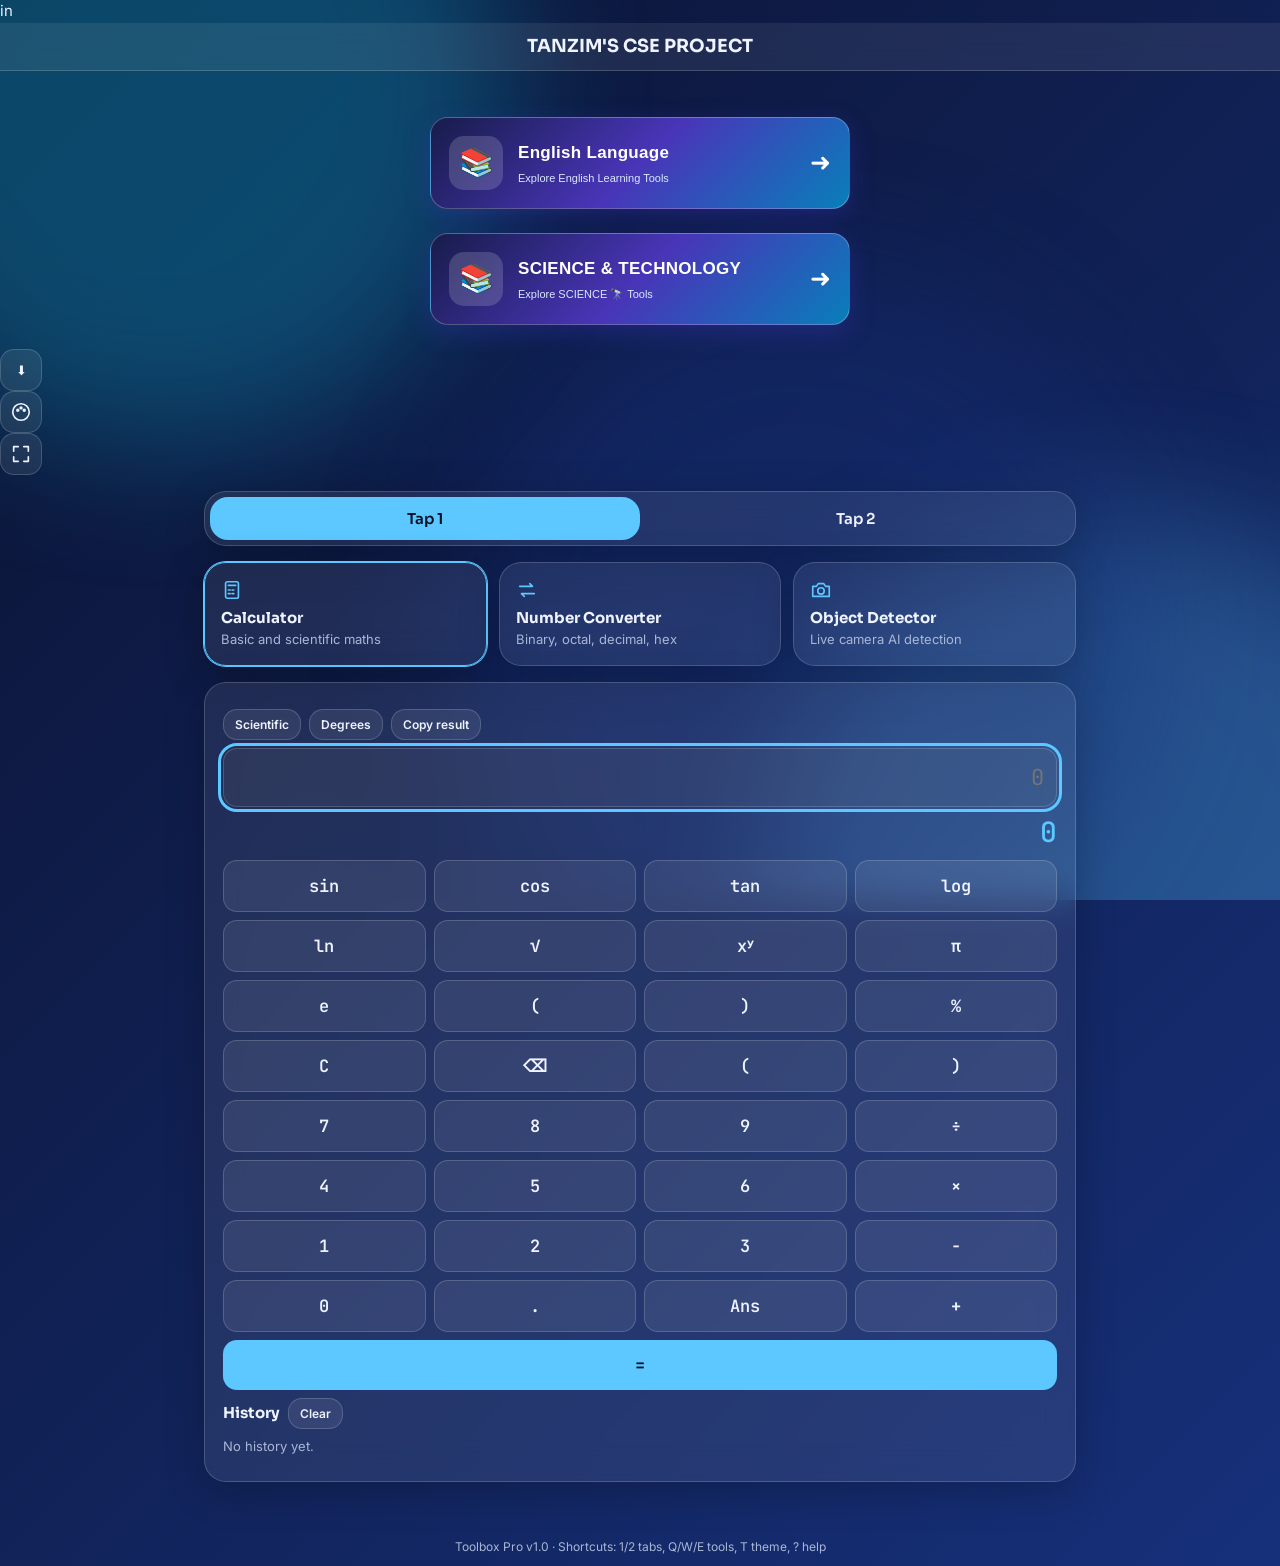
<file: index.html>
in<!DOCTYPE html>
<html lang="en" data-theme="midnight">
<head>

<link rel="manifest" href="/C-program-/manifest.json">
  
<meta charset="utf-8">
<meta name="viewport" content="width=device-width,initial-scale=1">
<title>TΛΠ</title>
<meta name="description" content="Mobile-first toolbox: calculator, number converter, object detector, YouTube and Google search, exam timer.">
<meta property="og:title" content="Toolbox Pro"><meta property="og:description" content="Premium all-in-one student toolbox.">
<meta name="theme-color" content="#0b1230">
<link rel="icon" href="data:image/svg+xml,%3Csvg xmlns='http://www.w3.org/2000/svg' viewBox='0 0 32 32'%3E%3Crect width='32' height='32' rx='8' fill='%235cc8ff'/%3E%3Cpath d='M9 16l5 5 9-10' stroke='%2306122b' stroke-width='3' fill='none'/%3E%3C/svg%3E">
<link href="https://fonts.googleapis.com/css2?family=Inter:wght@400;500;600&family=JetBrains+Mono:wght@500&family=Sora:wght@600;700&display=swap" rel="stylesheet">
<style>
/* ===== 1. THEME VARIABLES ===== */
[data-theme=midnight]{--b1:#0b1230;--b2:#16307a;--b3:#0e8fb3;--sf:rgba(255,255,255,.08);--bd:rgba(255,255,255,.17);--ac:#5cc8ff;--tx:#eef3ff;--mu:#a9b7d6;--on:#06122b}
[data-theme=royal]{--b1:#1b0b3a;--b2:#4c1d95;--b3:#c026d3;--sf:rgba(255,255,255,.08);--bd:rgba(255,255,255,.17);--ac:#d8a8ff;--tx:#f6eeff;--mu:#c9b6e6;--on:#1b0b3a}
[data-theme=emerald]{--b1:#031a14;--b2:#046a4f;--b3:#14b88a;--sf:rgba(255,255,255,.08);--bd:rgba(255,255,255,.17);--ac:#5ff0bf;--tx:#eafff7;--mu:#9fd6c3;--on:#03211a}
[data-theme=sunset]{--b1:#2a1205;--b2:#9a3412;--b3:#f59e0b;--sf:rgba(255,255,255,.09);--bd:rgba(255,255,255,.18);--ac:#ffcf5c;--tx:#fff6e6;--mu:#e8c9a0;--on:#2a1205}
[data-theme=light]{--b1:#eef3ff;--b2:#c7d7ff;--b3:#ffd1ec;--sf:rgba(255,255,255,.7);--bd:rgba(30,40,90,.16);--ac:#3a52e0;--tx:#151c3a;--mu:#55607f;--on:#fff}
/* ===== 2. BASE ===== */
*{box-sizing:border-box;margin:0}
body{font:15px/1.5 Inter,system-ui,sans-serif;color:var(--tx);background:linear-gradient(135deg,var(--b1),var(--b2));min-height:100vh;overflow-x:hidden}
h1,h2,b{font-family:Sora,system-ui,sans-serif}
.bg{position:fixed;inset:0;z-index:-1;overflow:hidden}
.bg i{position:absolute;width:55vmax;height:55vmax;border-radius:50%;filter:blur(70px);opacity:.42;animation:fl 22s ease-in-out infinite alternate;will-change:transform}
.bg i:nth-child(1){background:var(--b3);top:-20vmax;left:-15vmax}
.bg i:nth-child(2){background:var(--ac);bottom:-25vmax;right:-15vmax;opacity:.28;animation-delay:-8s}
.bg i:nth-child(3){background:var(--b2);top:30%;left:35%;animation-delay:-14s}
@keyframes fl{to{transform:translate3d(8vmax,6vmax,0) scale(1.15)}}
:focus-visible{outline:3px solid var(--ac);outline-offset:2px}
.wrap{max-width:900px;margin:0 auto;padding:0 14px 30px}
/* ===== 3. COMPONENTS ===== */
.glass{background:var(--sf);border:1px solid var(--bd);backdrop-filter:blur(18px);-webkit-backdrop-filter:blur(18px);border-radius:22px;box-shadow:0 10px 40px rgba(0,0,0,.22)}
.top{position:sticky;top:0;z-index:20;display:flex;align-items:center;gap:8px;padding:10px 14px;background:var(--sf);backdrop-filter:blur(16px);-webkit-backdrop-filter:blur(16px);border-bottom:1px solid var(--bd)}
.top h1{font-size:18px;flex:1}
.ib{width:42px;height:42px;display:grid;place-items:center;border-radius:14px;border:1px solid var(--bd);background:var(--sf);color:var(--tx);cursor:pointer}
.btn{border:0;border-radius:14px;padding:11px 16px;background:var(--ac);color:var(--on);font:600 14px Inter,sans-serif;cursor:pointer;transition:transform .1s,filter .2s}
.btn:hover{filter:brightness(1.1)}.btn:active{transform:scale(.94)}
.btn.g{background:var(--sf);color:var(--tx);border:1px solid var(--bd)}.btn.sm{padding:7px 11px;font-size:12px}
input{width:100%;background:rgba(127,127,127,.13);border:1px solid var(--bd);border-radius:14px;padding:12px;color:var(--tx);font:inherit}
.row{display:flex;gap:8px;flex-wrap:wrap;margin:8px 0;align-items:center}.row>input{flex:1;min-width:0}
.tabs{position:relative;display:grid;grid-template-columns:1fr 1fr;padding:5px;margin:16px 0}
.hl{position:absolute;top:5px;bottom:5px;left:5px;width:calc(50% - 5px);border-radius:18px;background:var(--ac);transition:transform .35s cubic-bezier(.3,1.2,.4,1)}
.tabs[data-i="1"] .hl{transform:translateX(100%)}
.tabs button{position:relative;background:none;border:0;color:var(--tx);font:600 15px Sora,sans-serif;padding:12px;cursor:pointer;transition:color .3s}
.tabs button.on{color:var(--on)}
.opts{display:grid;grid-template-columns:repeat(auto-fit,minmax(200px,1fr));gap:12px}
.opt{text-align:left;cursor:pointer;color:var(--tx);padding:16px;font:inherit;transition:transform .2s,border-color .2s}
.opt:hover{transform:translateY(-3px)}.opt.on{border-color:var(--ac);box-shadow:0 0 0 1px var(--ac),0 10px 40px rgba(0,0,0,.3)}
.opt b{display:block;margin-top:6px}.opt span{color:var(--mu);font-size:13px}.opt svg{color:var(--ac)}
#tool{margin:16px 0;padding:18px;animation:in .4s}
@keyframes in{from{opacity:0;transform:translateY(12px)}}
.mono,.disp,.keys .btn{font-family:"JetBrains Mono",monospace}
.disp{font-size:22px;text-align:right}.res{text-align:right;color:var(--ac);font:500 28px "JetBrains Mono",monospace;margin:6px 0 10px;overflow-wrap:anywhere}
.keys{display:grid;grid-template-columns:repeat(4,1fr);gap:8px;margin-bottom:8px}.keys .btn{padding:14px 0;font-size:17px}
.hint,.err{color:var(--mu);font-size:13px;margin:6px 0}.err{color:#ff7b7b}
.hist button{display:block;width:100%;text-align:right;background:none;border:0;border-bottom:1px solid var(--bd);color:var(--tx);padding:7px 0;font:13px "JetBrains Mono",monospace;cursor:pointer}
.stage{position:relative;border-radius:18px;overflow:hidden;background:#000;min-height:160px}.stage video{width:100%;display:block}.stage canvas{position:absolute;inset:0;width:100%;height:100%}
.grid{display:grid;grid-template-columns:repeat(auto-fill,minmax(210px,1fr));gap:12px;margin-top:12px}
.vc{cursor:pointer;border-radius:16px;overflow:hidden;background:var(--sf);border:1px solid var(--bd);text-align:left;color:var(--tx);font:inherit;padding:0;transition:transform .2s}.vc:hover{transform:translateY(-3px)}
.vc img{width:100%;display:block;aspect-ratio:16/9;object-fit:cover}.vc div{padding:8px 10px;font-size:13px}.vc small{color:var(--mu)}
.chips button{margin:0 6px 6px 0;border-radius:99px;border:1px solid var(--bd);background:var(--sf);color:var(--tx);padding:4px 12px;cursor:pointer}
.player{aspect-ratio:16/9;width:100%;border:0;border-radius:16px;margin-top:10px}.player.wide{width:min(100vw - 20px,1100px);position:relative;left:50%;transform:translateX(-50%)}
.sk{height:90px;border-radius:14px;background:linear-gradient(90deg,var(--sf),var(--bd),var(--sf));background-size:200% 100%;animation:sh 1.2s infinite}@keyframes sh{to{background-position:-200% 0}}
.ring{display:block;margin:10px auto;width:min(70vw,240px)}.ring text{fill:var(--tx);font:500 34px "JetBrains Mono",monospace}
.tm{display:grid;grid-template-columns:repeat(3,1fr);gap:8px}.flash{animation:fs .5s 3}@keyframes fs{50%{background:var(--ac)}}
.gcse-search{min-height:80px}.gsc-control-cse,.gsc-control-cse *{background:transparent!important;border-color:var(--bd)!important;color:var(--tx)!important}
#toast{position:fixed;left:50%;bottom:22px;transform:translate(-50%,80px);background:var(--ac);color:var(--on);padding:10px 18px;border-radius:14px;font-weight:600;opacity:0;transition:.3s;z-index:60;max-width:90vw}#toast.on{transform:translate(-50%,0);opacity:1}
#pal{position:absolute;right:12px;top:58px;padding:10px;display:none;gap:8px;z-index:30}#pal.on{display:flex}#pal button{width:30px;height:30px;border-radius:50%;border:2px solid var(--bd);cursor:pointer}
#splash{position:fixed;inset:0;z-index:99;display:grid;place-items:center;background:var(--b1);transition:opacity .5s}#splash.off{opacity:0;pointer-events:none}
#splash i{width:54px;height:54px;border-radius:16px;background:var(--ac);animation:sp 1s ease-in-out infinite alternate}@keyframes sp{to{transform:rotate(90deg) scale(.7)}}
footer{text-align:center;color:var(--mu);font-size:12px;padding:10px}
@media(prefers-reduced-motion:reduce){*{animation:none!important;transition:none!important}}
</style>
</head>
<body>





<div class="bg" aria-hidden="true"><i></i><i></i><i></i></div>
<div id="splash"><i></i></div>

<header class="top">
  <h1 style="text-align: center;">TANZIM'S CSE PROJECT</h1>
</header> <br>

 

 


<!-- Premium English Language Button -->
<a href="index2.html" class="premium-btn">
  <span class="btn-icon">📚</span>
  <span class="btn-text">
    <strong>English Language</strong>
    <small>Explore English Learning Tools</small>
  </span>
  <span class="btn-arrow">➜</span>
</a>

<style>
.premium-btn {
  display: flex;
  align-items: center;
  gap: 15px;
  width: 100%;
  max-width: 420px;
  box-sizing: border-box;
  margin: 24px auto;
  padding: 18px;
  color: #ffffff;
  text-decoration: none;
  border-radius: 18px;
  background: linear-gradient(135deg, #171c4a, #4935b8, #087fba);
  border: 1px solid rgba(255,255,255,0.25);
  box-shadow: 0 8px 24px rgba(57, 53, 184, 0.35);
  font-family: Arial, sans-serif;
  transition: transform 0.2s, box-shadow 0.2s;
}

.premium-btn:active {
  transform: scale(0.97);
}

.btn-icon {
  display: grid;
  place-items: center;
  width: 54px;
  height: 54px;
  flex-shrink: 0;
  border-radius: 15px;
  background: rgba(255,255,255,0.16);
  font-size: 28px;
}

.btn-text {
  display: flex;
  flex-direction: column;
  gap: 5px;
  flex: 1;
}

.btn-text strong {
  font-size: 17px;
  letter-spacing: 0.3px;
}

.btn-text small {
  font-size: 11px;
  color: #d9e8ff;
}

.btn-arrow {
  font-size: 25px;
  color: #ffffff;
}
</style>





<!-- Premium English Language Button -->
<a href="index3.html" class="premium-btn">
  <span class="btn-icon">📚</span>
  <span class="btn-text">
    <strong>SCIENCE & TECHNOLOGY</strong>
    <small>Explore SCIENCE 🔭 Tools</small>
  </span>
  <span class="btn-arrow">➜</span>
</a>

<style>
.premium-btn {
  display: flex;
  align-items: center;
  gap: 15px;
  width: 100%;
  max-width: 420px;
  box-sizing: border-box;
  margin: 24px auto;
  padding: 18px;
  color: #ffffff;
  text-decoration: none;
  border-radius: 18px;
  background: linear-gradient(135deg, #171c4a, #4935b8, #087fba);
  border: 1px solid rgba(255,255,255,0.25);
  box-shadow: 0 8px 24px rgba(57, 53, 184, 0.35);
  font-family: Arial, sans-serif;
  transition: transform 0.2s, box-shadow 0.2s;
}

.premium-btn:active {
  transform: scale(0.97);
}

.btn-icon {
  display: grid;
  place-items: center;
  width: 54px;
  height: 54px;
  flex-shrink: 0;
  border-radius: 15px;
  background: rgba(255,255,255,0.16);
  font-size: 28px;
}

.btn-text {
  display: flex;
  flex-direction: column;
  gap: 5px;
  flex: 1;
}

.btn-text strong {
  font-size: 17px;
  letter-spacing: 0.3px;
}

.btn-text small {
  font-size: 11px;
  color: #d9e8ff;
}

.btn-arrow {
  font-size: 25px;
  color: #ffffff;
}
</style>


  
 
 

 

 
<button class="ib" id="inst" hidden aria-label="Install app" title="Install">⬇</button>
 <button class="ib" id="pb" aria-label="Choose palette" title="Palette (T)"></button>
 <button class="ib" id="fs" aria-label="Fullscreen" title="Fullscreen"></button>
  
  
</header>
<div id="pal" class="glass" role="menu"></div>
<main class="wrap">
 <div class="tabs glass" id="tabs" role="tablist"><span class="hl"></span></div>
 <div class="opts" id="opts"></div>
 <section class="glass" id="tool" aria-live="polite"></section>
</main>
<footer>Toolbox Pro v1.0 · Shortcuts: 1/2 tabs, Q/W/E tools, T theme, ? help</footer>
<div id="toast" role="status"></div>
<script>
(()=>{'use strict';
/* ===== CONFIG: add your keys here ===== */
const YOUTUBE_API_KEY="AIzaSyDZF96BaV-KQ8ZhA2LlbOBBzp1f1VReJPs", GOOGLE_CSE_ID="72545f32634a74910";
const $=(s,r=document)=>r.querySelector(s);
const S={get:(k,d)=>{try{return localStorage.getItem(k)??d}catch(e){return d}},set:(k,v)=>{try{localStorage.setItem(k,v)}catch(e){}}};
const IC={calc:'<rect x="5" y="3" width="14" height="18" rx="2"/><path d="M8 7h8M8 12h2M12 12h2M8 16h2M12 16h2"/>',conv:'<path d="M4 8h14l-3-3M20 16H6l3 3"/>',cam:'<path d="M3 8h4l2-3h6l2 3h4v11H3z"/><circle cx="12" cy="13" r="3.5"/>',yt:'<rect x="3" y="6" width="18" height="12" rx="4"/><path d="M10 9.5v5l4.5-2.5z"/>',gs:'<circle cx="11" cy="11" r="6"/><path d="M20 20l-4.5-4.5"/>',tm:'<circle cx="12" cy="13" r="7"/><path d="M12 9v4l3 2M9 3h6"/>',pal:'<circle cx="12" cy="12" r="9"/><circle cx="8.5" cy="10" r="1"/><circle cx="12" cy="7.5" r="1"/><circle cx="15.5" cy="10" r="1"/>',fs:'<path d="M4 9V4h5M20 9V4h-5M4 15v5h5M20 15v5h-5"/>'};
const ic=k=>`<svg viewBox="0 0 24 24" width="22" height="22" fill="none" stroke="currentColor" stroke-width="1.8" stroke-linecap="round" stroke-linejoin="round" aria-hidden="true">${IC[k]}</svg>`;
const esc=s=>String(s).replace(/[&<>"']/g,c=>({'&':'&amp;','<':'&lt;','>':'&gt;','"':'&quot;',"'":'&#39;'}[c]));
const dec=s=>{const t=document.createElement('textarea');t.innerHTML=s;return t.value};
let tt;const toast=m=>{const t=$('#toast');t.textContent=m;t.classList.add('on');clearTimeout(tt);tt=setTimeout(()=>t.classList.remove('on'),2600)};
const copy=async v=>{try{await navigator.clipboard.writeText(v);toast('Copied ✓')}catch(e){toast('Copy failed')}};
const loadJS=src=>new Promise((ok,no)=>{const s=document.createElement('script');s.src=src;s.onload=ok;s.onerror=()=>no(new Error('load'));document.head.appendChild(s)});

/* ===== TOOL: CALCULATOR (safe recursive-descent parser, no eval) ===== */
function ev(src,deg){
 const t=src.replace(/×/g,'*').replace(/÷/g,'/').replace(/−/g,'-').replace(/π/g,'pi').match(/\d+\.?\d*|\.\d+|[a-z]+|[-+*/^%(),]|\S/gi)||[];let i=0;
 const pk=()=>t[i],nx=()=>t[i++],rad=x=>deg?x*Math.PI/180:x;
 const F={sin:x=>Math.sin(rad(x)),cos:x=>Math.cos(rad(x)),tan:x=>Math.tan(rad(x)),log:Math.log10,ln:Math.log,sqrt:Math.sqrt};
 const ex=()=>{let v=tm();while(pk()=='+'||pk()=='-')v=nx()=='+'?v+tm():v-tm();return v};
 const tm=()=>{let v=un();while(pk()=='*'||pk()=='/')v=nx()=='*'?v*un():v/un();return v};
 const un=()=>{if(pk()=='-'){nx();return -un()}if(pk()=='+'){nx();return un()}return pw()};
 const pw=()=>{const b=po();if(pk()=='^'){nx();return Math.pow(b,un())}return b};
 const po=()=>{let v=pr();while(pk()=='%'){nx();v/=100}return v};
 const pr=()=>{const x=nx();if(x===undefined)throw 0;
  if(/^[\d.]/.test(x))return parseFloat(x);
  if(x=='(' ){const v=ex();if(pk()==')')nx();return v}
  const n=x.toLowerCase();if(n=='pi')return Math.PI;if(n=='e')return Math.E;
  if(F[n]&&pk()=='('){nx();const v=ex();if(pk()==')')nx();return F[n](v)}throw 0};
 const r=ex();if(i<t.length)throw 0;if(!isFinite(r))throw 0;return r}
function calc(el){
 let deg=S.get('deg','1')=='1',sci=false,ans='0',hist=[];try{hist=JSON.parse(S.get('hist','[]'))}catch(e){}
 el.innerHTML=`<div class="row"><button class="btn g sm" id="m">Scientific</button><button class="btn g sm" id="dg"></button><button class="btn g sm" id="cp">Copy result</button></div>
 <input id="d" class="disp" inputmode="none" autocomplete="off" placeholder="0" aria-label="Expression"><div class="res" id="r">0</div>
 <div class="keys" id="sk" hidden></div><div class="keys" id="k"></div>
 <div class="row"><b>History</b><button class="btn g sm" id="hc">Clear</button></div><div class="hist" id="h"></div>`;
 const d=$('#d',el),r=$('#r',el);
 const fmt=v=>String(parseFloat(v.toPrecision(12)));
 const sciK=[['sin','sin('],['cos','cos('],['tan','tan('],['log','log('],['ln','ln('],['√','sqrt('],['xʸ','^'],['π','π'],['e','e'],['(','('],[')',')'],['%','%']];
 const rows=['C','⌫','(',')','7','8','9','÷','4','5','6','×','1','2','3','−','0','.','Ans','+'];
 const kb=(box,list)=>list.forEach(x=>{const [l,v]=Array.isArray(x)?x:[x,x];const b=document.createElement('button');b.className='btn g';b.textContent=l;b.onclick=()=>press(v);box.appendChild(b)});
 kb($('#sk',el),sciK);kb($('#k',el),rows);
 const eq=document.createElement('button');eq.className='btn';eq.textContent='=';eq.style.gridColumn='1/-1';eq.onclick=()=>press('=');$('#k',el).appendChild(eq);
 const rh=()=>{$('#h',el).innerHTML=hist.map((x,i)=>`<button data-i="${i}">${esc(x[0])} = ${esc(x[1])}</button>`).join('')||'<p class="hint">No history yet.</p>'};
 function press(v){
  if(v=='C'){d.value='';r.textContent='0'}else if(v=='⌫')d.value=d.value.slice(0,-1);
  else if(v=='Ans')d.value+=ans;
  else if(v=='='){try{const x=fmt(ev(d.value,deg));hist.unshift([d.value,x]);hist=hist.slice(0,30);S.set('hist',JSON.stringify(hist));ans=x;r.textContent=x;d.value=x;rh()}catch(e){r.textContent='Error';toast('Invalid expression')}}
  else d.value+=v;
  if(v!='='&&v!='C'){try{r.textContent=fmt(ev(d.value,deg))}catch(e){}}}
 d.addEventListener('keydown',e=>{if(e.key=='Enter'){e.preventDefault();press('=')}});
 d.addEventListener('input',()=>{try{r.textContent=fmt(ev(d.value,deg))}catch(e){}});
 $('#m',el).onclick=e=>{sci=!sci;$('#sk',el).hidden=!sci;e.target.textContent=sci?'Basic':'Scientific'};
 const sd=()=>$('#dg',el).textContent=deg?'Degrees':'Radians';sd();
 $('#dg',el).onclick=()=>{deg=!deg;S.set('deg',deg?'1':'0');sd()};
 $('#cp',el).onclick=()=>copy(r.textContent);
 $('#hc',el).onclick=()=>{hist=[];S.set('hist','[]');rh()};
 $('#h',el).onclick=e=>{const b=e.target.closest('button');if(b)d.value=hist[b.dataset.i][0]};
 rh();d.focus({preventScroll:true});return{destroy(){}}}

/* ===== TOOL: NUMBER SYSTEM CONVERTER (BigInt) ===== */
function conv(el){
 const B=[['Binary',2,/^[01]+$/,'0b'],['Octal',8,/^[0-7]+$/,'0o'],['Decimal',10,/^\d+$/,''],['Hexadecimal',16,/^[0-9a-f]+$/i,'0x']];
 el.innerHTML=B.map(([n,b])=>`<label>${n} <small class="hint">(base ${b})</small><div class="row"><input class="mono" data-b="${b}" spellcheck="false" autocomplete="off"><button class="btn g sm" data-c="${b}">Copy</button></div></label>`).join('')+'<div class="err" id="e"></div><div class="hint" id="s"></div>';
 const inp=b=>$(`input[data-b="${b}"]`,el);
 el.oninput=e=>{const x=e.target;if(!x.dataset.b)return;const b=+x.dataset.b,v=x.value.trim().replace(/\s/g,''),sp=B.find(q=>q[1]==b);
  $('#e',el).textContent='';if(!v){B.forEach(q=>inp(q[1]).value='');$('#s',el).textContent='';return}
  if(!sp[2].test(v)){$('#e',el).textContent=`Invalid digit for base ${b}. Allowed: ${b==2?'0-1':b==8?'0-7':b==10?'0-9':'0-9, A-F'}.`;return}
  const n=BigInt(sp[3]+v);B.forEach(q=>{if(q[1]!=b)inp(q[1]).value=n.toString(q[1]).toUpperCase()});
  $('#s',el).textContent=`Steps: read “${v}” as base ${b} → decimal ${n} → divide by 2, 8 and 16 repeatedly (remainders from last to first) to get the other bases.`};
 el.onclick=e=>{const b=e.target.closest('[data-c]');if(b)copy(inp(b.dataset.c).value)};
 return{destroy(){el.oninput=el.onclick=null}}}

/* ===== TOOL: OBJECT DETECTOR (TensorFlow.js + coco-ssd) ===== */
function det(el){
 let model,stream,raf,run=false,face='environment',t0=performance.now(),fr=0;
 el.innerHTML=`<div class="stage"><video playsinline muted></video><canvas></canvas></div>
 <div class="row"><button class="btn" id="a">Start</button><button class="btn g" id="sw">Switch camera</button><button class="btn g" id="sn">Snapshot</button><b class="mono" id="f">0 FPS</b></div>
 <div class="hint" id="st">Press Start. The model (~5 MB) downloads on first use.</div><div id="l"></div>`;
 const v=$('video',el),c=$('canvas',el),x=c.getContext('2d'),st=$('#st',el);
 const stopCam=()=>{stream&&stream.getTracks().forEach(t=>t.stop());stream=null;v.srcObject=null};
 const col=n=>`hsl(${[...n].reduce((a,ch)=>a+ch.charCodeAt(0)*7,0)%360} 90% 55%)`;
 async function cam(){stopCam();stream=await navigator.mediaDevices.getUserMedia({video:{facingMode:face},audio:false});v.srcObject=stream;await v.play()}
 async function start(){
  if(!navigator.onLine){st.textContent='You are offline. The model needs internet to download.';return}
  if(!navigator.mediaDevices||!navigator.mediaDevices.getUserMedia){st.textContent='Camera is not available (HTTPS and a camera are required).';return}
  try{
   if(!model){st.innerHTML='<div class="sk"></div>Loading model…';
    await loadJS('https://cdn.jsdelivr.net/npm/@tensorflow/tfjs@4.22.0/dist/tf.min.js');
    await loadJS('https://cdn.jsdelivr.net/npm/@tensorflow-models/coco-ssd@2.2.3/dist/coco-ssd.min.js');
    model=await cocoSsd.load()}
   await cam();run=true;$('#a',el).textContent='Stop';st.textContent='Detecting…';loop()
  }catch(e){st.textContent=e&&e.name=='NotAllowedError'?'Camera permission was denied. Allow it in your browser settings.':e&&e.name=='NotFoundError'?'No camera found on this device.':'Could not start: '+(e.message||e);run=false}}
 function stop(){run=false;cancelAnimationFrame(raf);stopCam();x.clearRect(0,0,c.width,c.height);$('#a',el).textContent='Start';st.textContent='Stopped.'}
 async function loop(){if(!run)return;
  if(v.readyState>=2){const p=await model.detect(v);if(!run)return;c.width=v.videoWidth;c.height=v.videoHeight;x.clearRect(0,0,c.width,c.height);x.lineWidth=3;x.font='bold 18px Inter';
   p.forEach(o=>{const[a,b,w,h]=o.bbox,k=col(o.class),t=`${o.class} ${Math.round(o.score*100)}%`;x.strokeStyle=k;x.strokeRect(a,b,w,h);const tw=x.measureText(t).width+10;x.fillStyle=k;x.fillRect(a,Math.max(0,b-24),tw,24);x.fillStyle='#000';x.fillText(t,a+5,Math.max(18,b-6))});
   $('#l',el).innerHTML=p.map(o=>`<div class="hint"><b style="color:${col(o.class)}">●</b> ${esc(o.class)} – ${Math.round(o.score*100)}%</div>`).join('')||'<div class="hint">No objects detected.</div>';
   fr++;const n=performance.now();if(n-t0>1000){$('#f',el).textContent=Math.round(fr*1000/(n-t0))+' FPS';fr=0;t0=n}}
  raf=requestAnimationFrame(loop)}
 $('#a',el).onclick=()=>run?stop():start();
 $('#sw',el).onclick=async()=>{face=face=='environment'?'user':'environment';if(run){try{await cam()}catch(e){toast('Cannot switch camera')}}};
 $('#sn',el).onclick=()=>{if(!v.videoWidth)return toast('Start the camera first');const s=document.createElement('canvas');s.width=v.videoWidth;s.height=v.videoHeight;const q=s.getContext('2d');q.drawImage(v,0,0);q.drawImage(c,0,0);s.toBlob(b=>{const a=document.createElement('a');a.href=URL.createObjectURL(b);a.download='snapshot.png';a.click();setTimeout(()=>URL.revokeObjectURL(a.href),2000)});toast('Snapshot saved')};
 return{destroy(){stop()}}}

/* ===== TOOL: YOUTUBE SEARCH ===== */
    
function yt(el){
 let rc=[];try{rc=JSON.parse(S.get('yts','[]'))}catch(e){}
 el.innerHTML=`<div class="row"><input id="q" placeholder="Search YouTube…" aria-label="Search YouTube"><button class="btn" id="go">Search</button></div><div class="chips" id="c"></div><div id="p"></div><div class="grid" id="r"></div>`;
 const q=$('#q',el),r=$('#r',el),K=YOUTUBE_API_KEY;
 const chips=()=>$('#c',el).innerHTML=rc.map(x=>`<button>${esc(x)}</button>`).join('');chips();
 const dur=s=>{const m=/PT(?:(\d+)H)?(?:(\d+)M)?(?:(\d+)S)?/.exec(s||'');if(!m)return'';const p=n=>String(n||0).padStart(2,'0');return(m[1]?m[1]+':':'')+(m[1]?p(m[2]):(m[2]||0))+':'+p(m[3])};
 async function go(){const t=q.value.trim();if(!t)return;
  if(K.startsWith('YOUR')){r.innerHTML='<p class="hint">Setup needed: open index.html, find <b>YOUTUBE_API_KEY</b> and paste a YouTube Data API v3 key (Google Cloud Console → APIs &amp; Services).</p>';return}
  if(!navigator.onLine){r.innerHTML='<p class="err">You are offline.</p>';return}
  rc=[t,...rc.filter(x=>x!=t)].slice(0,6);S.set('yts',JSON.stringify(rc));chips();
  r.innerHTML='<div class="sk"></div><div class="sk"></div><div class="sk"></div>';
  try{const j=await(await fetch(`https://www.googleapis.com/youtube/v3/search?part=snippet&type=video&maxResults=12&q=${encodeURIComponent(t)}&key=${K}`)).json();
   if(j.error){r.innerHTML=`<p class="err">${esc(j.error.message||'API error')} (quota or key problem)</p>`;return}
   const ids=j.items.map(i=>i.id.videoId).join(',');let D={};
   try{const k=await(await fetch(`https://www.googleapis.com/youtube/v3/videos?part=contentDetails&id=${ids}&key=${K}`)).json();(k.items||[]).forEach(i=>D[i.id]=dur(i.contentDetails.duration))}catch(e){}
   r.innerHTML=j.items.map(i=>`<button class="vc" data-id="${esc(i.id.videoId)}"><img loading="lazy" alt="" src="${esc(i.snippet.thumbnails.medium.url)}"><div>${esc(dec(i.snippet.title))}<br><small>${esc(dec(i.snippet.channelTitle))}${D[i.id.videoId]?' · '+D[i.id.videoId]:''}</small></div></button>`).join('')||'<p class="hint">No results.</p>'
  }catch(e){r.innerHTML='<p class="err">Network error. Check your connection.</p>'}}
 $('#go',el).onclick=go;q.onkeydown=e=>{if(e.key=='Enter')go()};
 $('#c',el).onclick=e=>{const b=e.target.closest('button');if(b){q.value=b.textContent;go()}};
 r.onclick=e=>{const b=e.target.closest('.vc');if(!b)return;
  $('#p',el).innerHTML=`<div class="row"><button class="btn g sm" id="th">Theatre mode</button></div><iframe class="player" src="https://www.youtube-nocookie.com/embed/${encodeURIComponent(b.dataset.id)}?autoplay=1" title="YouTube video" allow="autoplay; encrypted-media; picture-in-picture; fullscreen" allowfullscreen></iframe>`;
  $('#th',el).onclick=()=>$('.player',el).classList.toggle('wide');$('.player',el).scrollIntoView({behavior:'smooth',block:'center'})};
 return{destroy(){el.innerHTML=''}}}

/* ===== TOOL: GOOGLE SEARCH (Programmable Search Engine) ===== */
function gg(el){
 if(GOOGLE_CSE_ID.startsWith('YOUR')){el.innerHTML='<p class="hint">Setup needed: create a Programmable Search Engine at programmablesearchengine.google.com, copy its Search engine ID, then paste it into <b>GOOGLE_CSE_ID</b> in index.html.</p>';return{destroy(){}}}
 if(!navigator.onLine){el.innerHTML='<p class="err">You are offline.</p>';return{destroy(){}}}
 el.innerHTML='<div class="gcse-search"></div>';const s=document.createElement('script');s.async=true;s.src='https://cse.google.com/cse.js?cx='+encodeURIComponent(GOOGLE_CSE_ID);el.appendChild(s);
 return{destroy(){el.innerHTML=''}}}

/* ===== TOOL: EXAM TIMER ===== */
function tmr(el){
 let end=0,left=0,total=0,state='idle',iv,wl,fired={},mute=S.get('mute','0')=='1',ac;
 el.innerHTML=`<input id="lb" placeholder="Label (e.g. Maths Exam)" aria-label="Label">
 <div class="tm" style="margin-top:8px"><input id="h" type="number" min="0" max="99" placeholder="Hours" aria-label="Hours"><input id="m" type="number" min="0" max="59" placeholder="Min" aria-label="Minutes"><input id="s" type="number" min="0" max="59" placeholder="Sec" aria-label="Seconds"></div>
 <div class="row" id="pr">${[5,10,30,60,120].map(n=>`<button class="btn g sm" data-m="${n}">${n} min</button>`).join('')}</div>
 <svg class="ring" viewBox="0 0 220 220"><circle cx="110" cy="110" r="96" fill="none" stroke="var(--bd)" stroke-width="12"/><circle id="rg" cx="110" cy="110" r="96" fill="none" stroke="var(--ac)" stroke-width="12" stroke-linecap="round" stroke-dasharray="603.2" stroke-dashoffset="0" transform="rotate(-90 110 110)"/><text id="tx" x="110" y="122" text-anchor="middle">00:00:00</text></svg>
 <div class="row" style="justify-content:center"><button class="btn" id="go">Start</button><button class="btn g" id="rs">Reset</button><button class="btn g" id="mu"></button></div><div class="hint" id="n" style="text-align:center"></div>`;
 const g=s=>$(s,el),C=603.2;
 const pad=n=>String(n).padStart(2,'0'),show=ms=>{const s=Math.max(0,Math.ceil(ms/1000));g('#tx').textContent=`${pad(s/3600|0)}:${pad(s%3600/60|0)}:${pad(s%60)}`;
  const p=total?ms/(total*1000):0;g('#rg').style.strokeDashoffset=C*(1-Math.max(0,Math.min(1,p)));g('#rg').style.stroke=p>.5?'var(--ac)':p>.2?'#ffb020':'#ff4d4d'};
 const mu=()=>g('#mu').textContent=mute?'🔇 Muted':'🔔 Sound on';mu();
 const beep=n=>{if(mute)return;try{ac=ac||new AudioContext();for(let i=0;i<n;i++){const o=ac.createOscillator(),q=ac.createGain();o.connect(q);q.connect(ac.destination);o.frequency.value=880;const t=ac.currentTime+i*.35;q.gain.setValueAtTime(.25,t);q.gain.exponentialRampToValueAtTime(.001,t+.25);o.start(t);o.stop(t+.27)}}catch(e){}};
 const alert2=(m,n)=>{beep(n);navigator.vibrate&&navigator.vibrate([200,100,200]);el.classList.add('flash');setTimeout(()=>el.classList.remove('flash'),1600);toast(m);g('#n').textContent=m};
 const lock=async()=>{try{wl=await navigator.wakeLock.request('screen')}catch(e){}};
 const unlock=()=>{try{wl&&wl.release()}catch(e){}wl=null};
 const vis=()=>{if(document.visibilityState=='visible'&&state=='run')lock()};document.addEventListener('visibilitychange',vis);
 function tick(){left=end-Date.now();show(left);const s=left/1000;
  [600,300,60].forEach(th=>{if(s<=th&&!fired[th]&&total>th){fired[th]=1;alert2(th/60+' minute(s) left',2)}});
  if(left<=0){clearInterval(iv);state='idle';unlock();show(0);alert2('Time is up!',4);g('#go').textContent='Start'}}
 g('#go').onclick=()=>{
  if(state=='run'){left=end-Date.now();clearInterval(iv);state='pause';g('#go').textContent='Resume';unlock();return}
  if(state=='idle'){total=(+g('#h').value||0)*3600+(+g('#m').value||0)*60+(+g('#s').value||0);if(!total)return toast('Set a time first');left=total*1000;fired={}}
  end=Date.now()+left;state='run';g('#go').textContent='Pause';lock();clearInterval(iv);iv=setInterval(tick,200);tick();if(ac&&ac.state=='suspended')ac.resume()};
 g('#rs').onclick=()=>{clearInterval(iv);state='idle';unlock();total=0;g('#go').textContent='Start';g('#n').textContent='';show(0)};
 g('#mu').onclick=()=>{mute=!mute;S.set('mute',mute?'1':'0');mu()};
 g('#pr').onclick=e=>{const b=e.target.closest('[data-m]');if(!b)return;const m=+b.dataset.m;g('#h').value=m/60|0;g('#m').value=m%60;g('#s').value=0};
 return{destroy(){clearInterval(iv);unlock();document.removeEventListener('visibilitychange',vis);if(ac)try{ac.close()}catch(e){}}}}

/* ===== APP SHELL ===== */
const TABS=[{n:'Tap 1',o:[{f:calc,t:'Calculator',d:'Basic and scientific maths',i:'calc'},{f:conv,t:'Number Converter',d:'Binary, octal, decimal, hex',i:'conv'},{f:det,t:'Object Detector',d:'Live camera AI detection',i:'cam'}]},
 {n:'Tap 2',o:[{f:yt,t:'YouTube Search',d:'Search and watch here',i:'yt'},{f:gg,t:'Google Search',d:'Embedded web search',i:'gs'},{f:tmr,t:'Exam Timer',d:'Countdown with alerts',i:'tm'}]}];
const PAL=[['midnight','#16307a'],['royal','#7c3aed'],['emerald','#0e9f6e'],['sunset','#f59e0b'],['light','#e8eeff']];
let tab=+S.get('tab',0)||0,opt=+S.get('opt',0)||0,cur=null;
const tool=$('#tool');
function render(){
 $('#tabs').dataset.i=tab;$('#tabs').querySelectorAll('button').forEach(b=>b.remove());
 TABS.forEach((t,i)=>{const b=document.createElement('button');b.textContent=t.n;b.setAttribute('role','tab');b.setAttribute('aria-selected',i==tab);b.className=i==tab?'on':'';b.onclick=()=>go(i,0);$('#tabs').appendChild(b)});
 $('#opts').innerHTML=TABS[tab].o.map((o,i)=>`<button class="opt glass${i==opt?' on':''}" data-i="${i}" aria-pressed="${i==opt}">${ic(o.i)}<b>${o.t}</b><span>${o.d}</span></button>`).join('');
 if(cur&&cur.destroy)cur.destroy();tool.style.animation='none';void tool.offsetWidth;tool.style.animation='';tool.innerHTML='';
 try{cur=TABS[tab].o[opt].f(tool)}catch(e){tool.innerHTML='<p class="err">Could not open this tool.</p>';console.error(e)}}
function go(t,o){tab=t;opt=o;S.set('tab',t);S.set('opt',o);render()}
$('#opts').onclick=e=>{const b=e.target.closest('.opt');if(b&&+b.dataset.i!=opt)go(tab,+b.dataset.i)};
/* theme */
function theme(n){document.documentElement.dataset.theme=n;S.set('theme',n);const m=document.querySelector('meta[name=theme-color]');m.content=getComputedStyle(document.documentElement).getPropertyValue('--b1').trim()||'#0b1230'}
$('#pal').innerHTML=PAL.map(([n,c])=>`<button role="menuitem" aria-label="${n}" title="${n}" style="background:${c}" data-t="${n}"></button>`).join('');
$('#pal').onclick=e=>{const b=e.target.closest('[data-t]');if(b){theme(b.dataset.t);$('#pal').classList.remove('on')}};
$('#pb').innerHTML=ic('pal');$('#pb').onclick=()=>$('#pal').classList.toggle('on');
$('#fs').innerHTML=ic('fs');$('#fs').onclick=()=>{document.fullscreenElement?document.exitFullscreen():document.documentElement.requestFullscreen&&document.documentElement.requestFullscreen().catch(()=>toast('Fullscreen not available'))};
theme(PAL.some(p=>p[0]==S.get('theme','midnight'))?S.get('theme','midnight'):'midnight');
/* PWA: data-URI manifest + install button */
const mf={name:'Toolbox Pro',short_name:'Toolbox',start_url:'./',display:'standalone',background_color:'#0b1230',theme_color:'#0b1230',icons:[{src:"data:image/svg+xml,%3Csvg xmlns='http://www.w3.org/2000/svg' viewBox='0 0 32 32'%3E%3Crect width='32' height='32' rx='8' fill='%235cc8ff'/%3E%3C/svg%3E",sizes:'any',type:'image/svg+xml'}]};
const lk=document.createElement('link');lk.rel='manifest';lk.href='data:application/manifest+json,'+encodeURIComponent(JSON.stringify(mf));document.head.appendChild(lk);
let dp;addEventListener('beforeinstallprompt',e=>{e.preventDefault();dp=e;$('#inst').hidden=false});
$('#inst').onclick=async()=>{if(dp){dp.prompt();await dp.userChoice;dp=null;$('#inst').hidden=true}};
/* offline notice and shortcuts */
addEventListener('offline',()=>toast('You are offline. Search and AI model need internet.'));addEventListener('online',()=>toast('Back online ✓'));
addEventListener('keydown',e=>{if(/INPUT|TEXTAREA/.test(e.target.tagName)||e.ctrlKey||e.metaKey||e.altKey)return;const k=e.key.toLowerCase();
 if(k=='1'||k=='2')go(+k-1,0);else if('qwe'.includes(k)&&k.length==1)go(tab,'qwe'.indexOf(k));
 else if(k=='t'){const i=PAL.findIndex(p=>p[0]==document.documentElement.dataset.theme);theme(PAL[(i+1)%PAL.length][0])}
 else if(k=='?')toast('1/2 tabs · Q/W/E tools · T theme')});
render();addEventListener('load',()=>setTimeout(()=>$('#splash').classList.add('off'),600));
setTimeout(()=>$('#splash').classList.add('off'),2500);
})();
</script>




<script>
  if ("serviceWorker" in navigator) {
    window.addEventListener("load", () => {
      navigator.serviceWorker
        .register("/C-program-/sw.js", {
          scope: "/C-program-/"
        })
        .then((registration) => {
          console.log("Service Worker registered:", registration.scope);
        })
        .catch((error) => {
          console.error(
            "Service Worker registration failed:",
            error
          );
        });
    });
  }
</script>
</body>
</html>



  
</body>
</html>
</file>
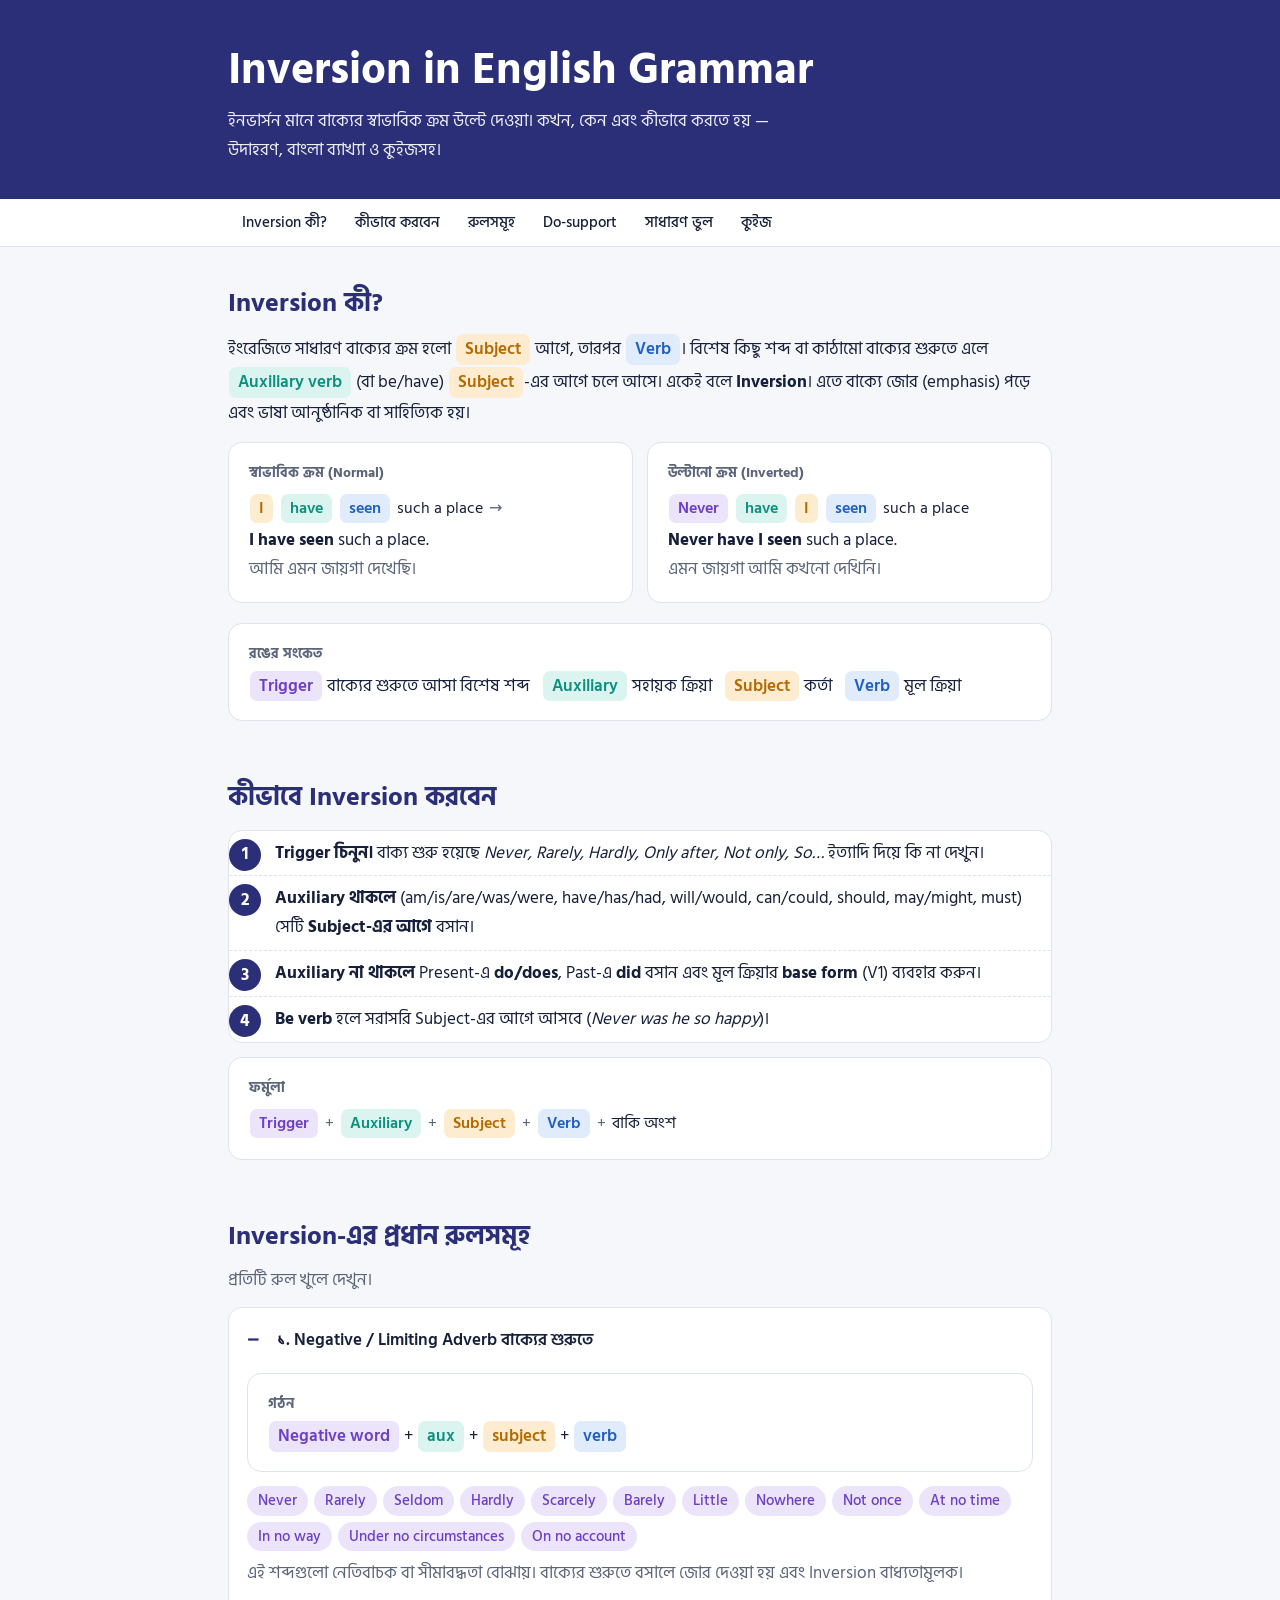
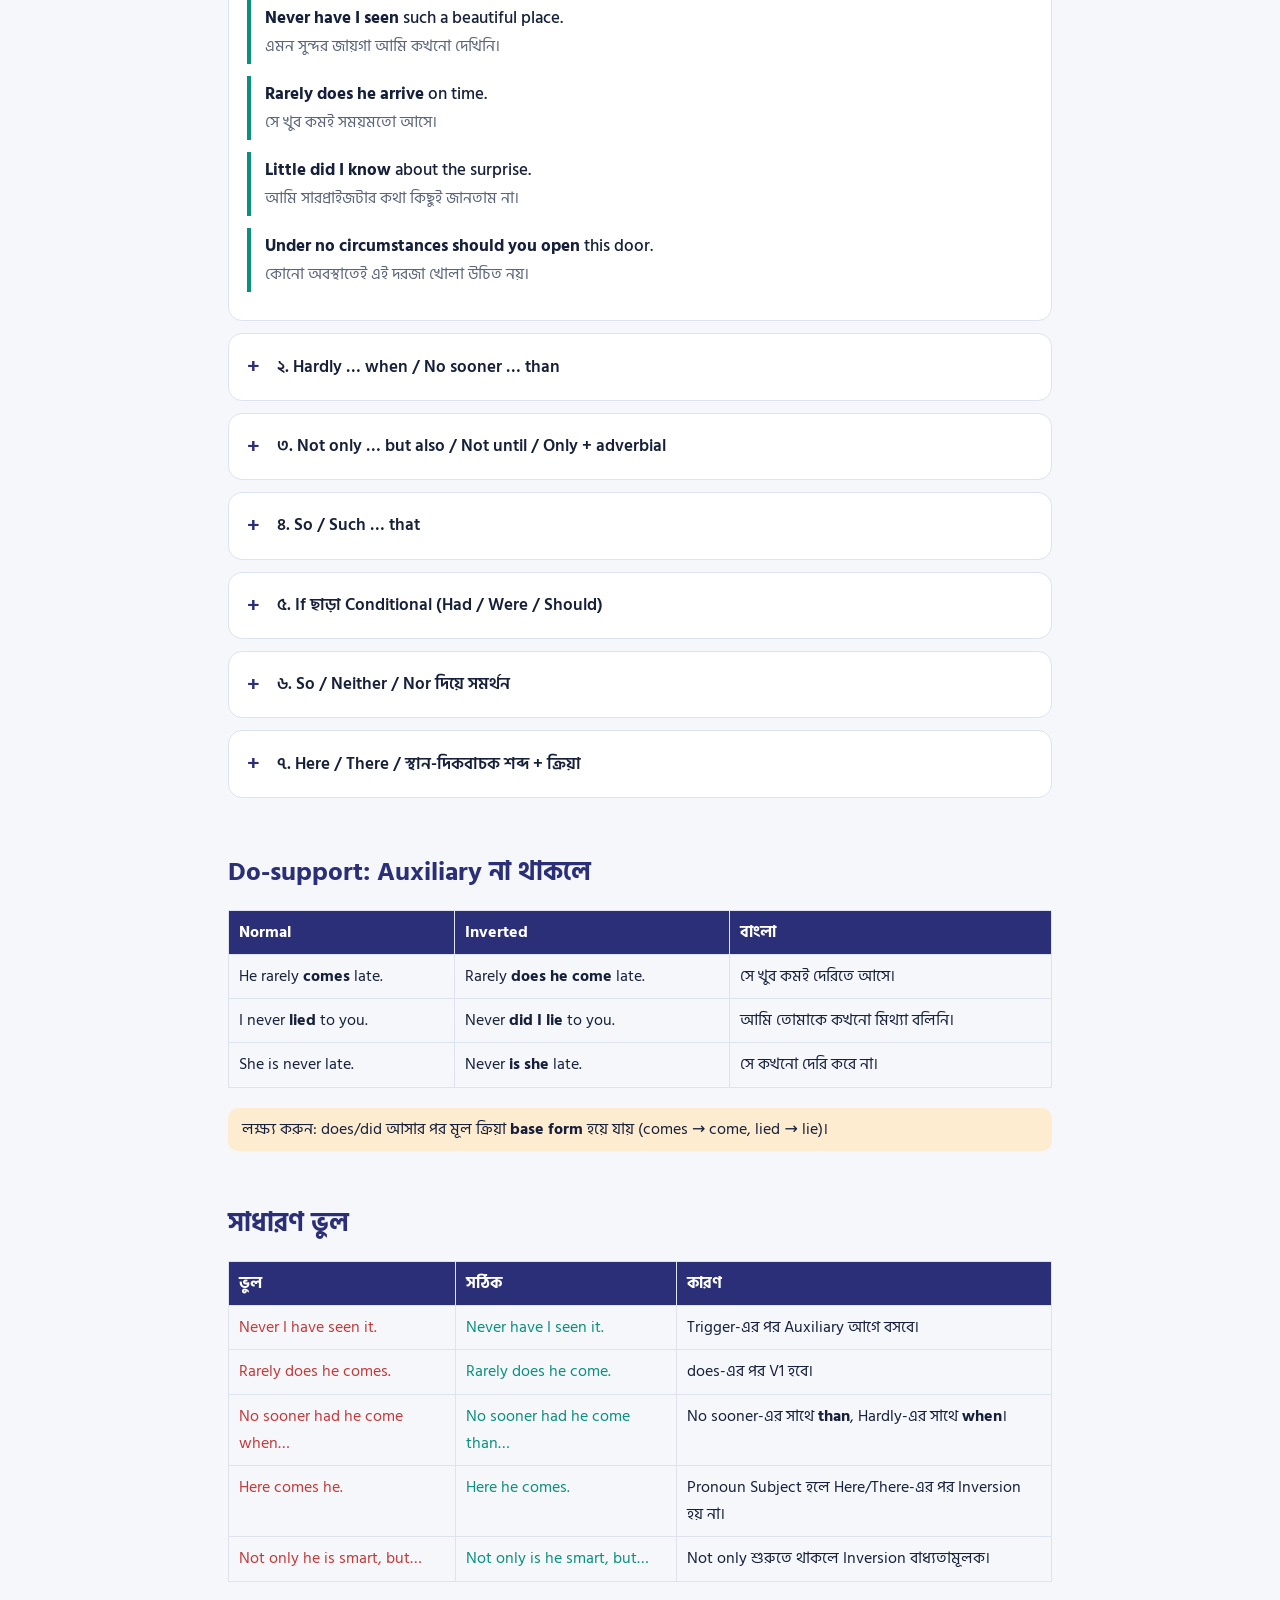
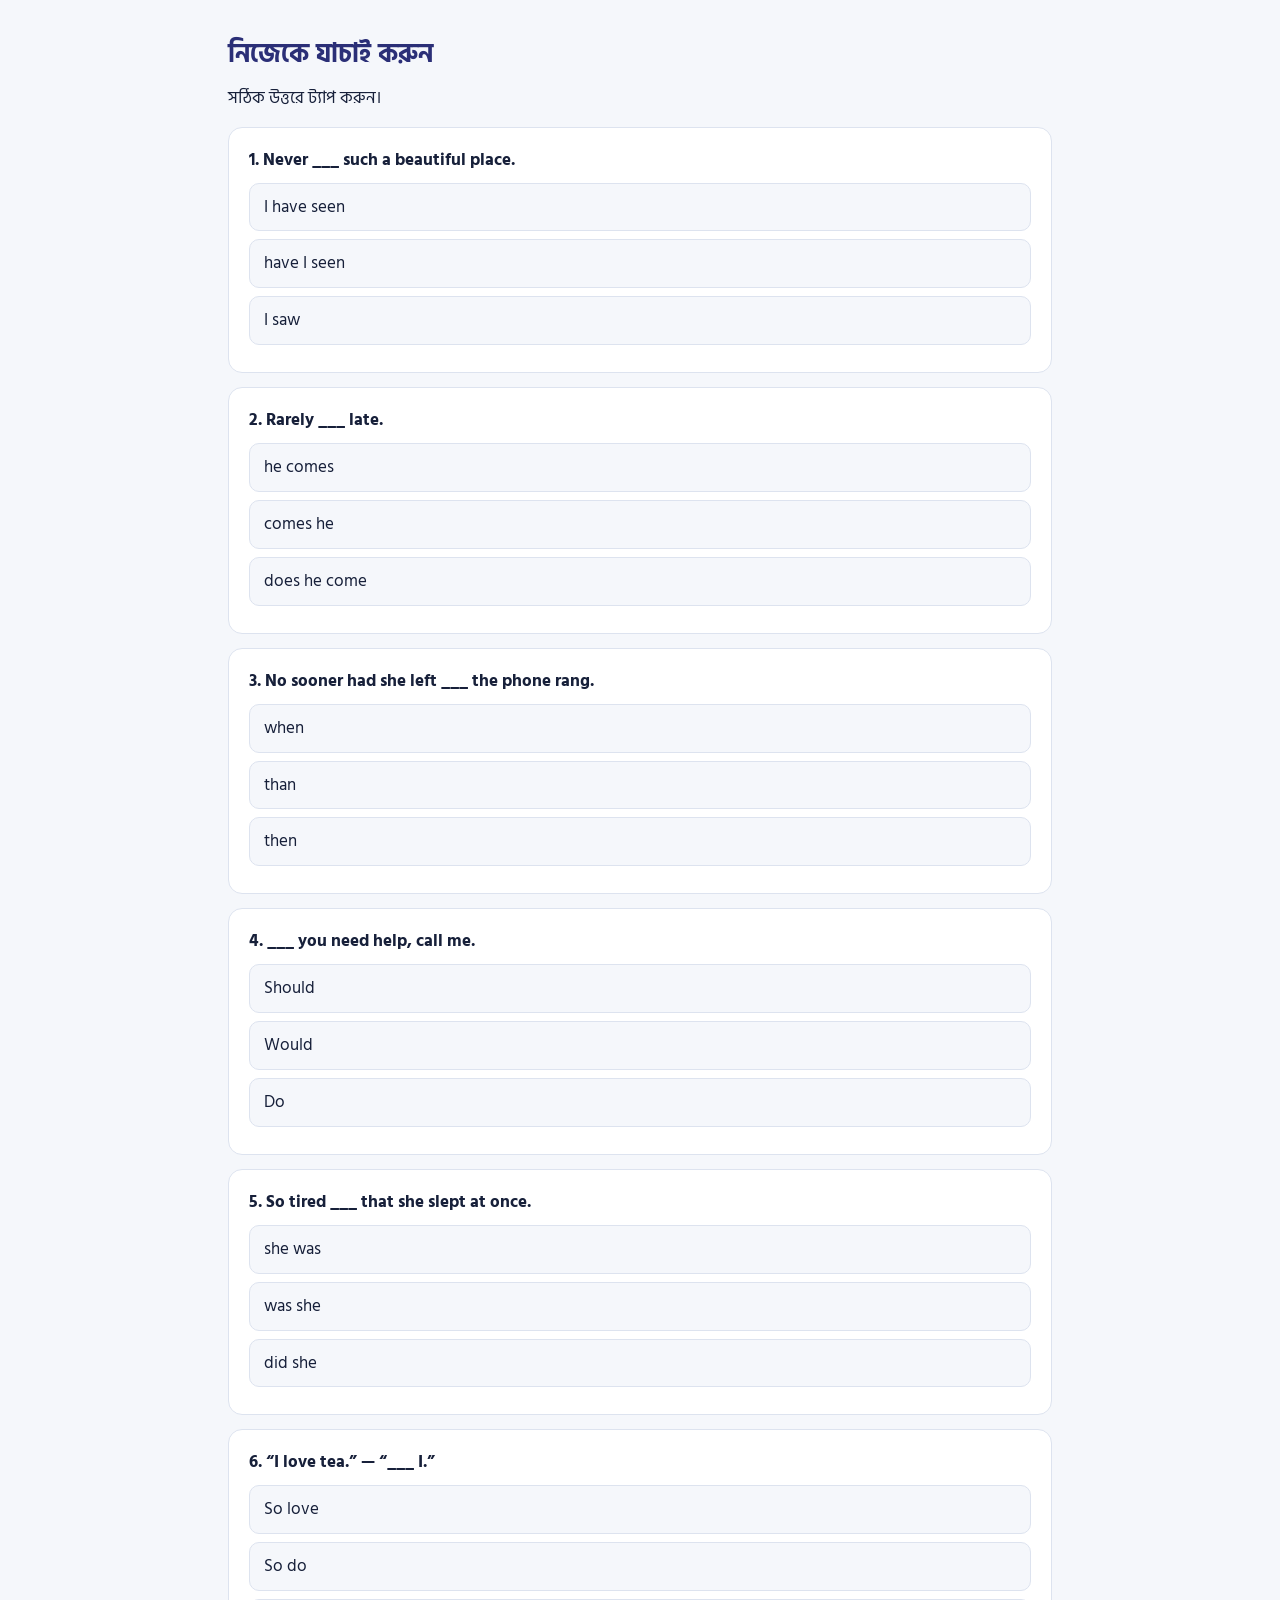
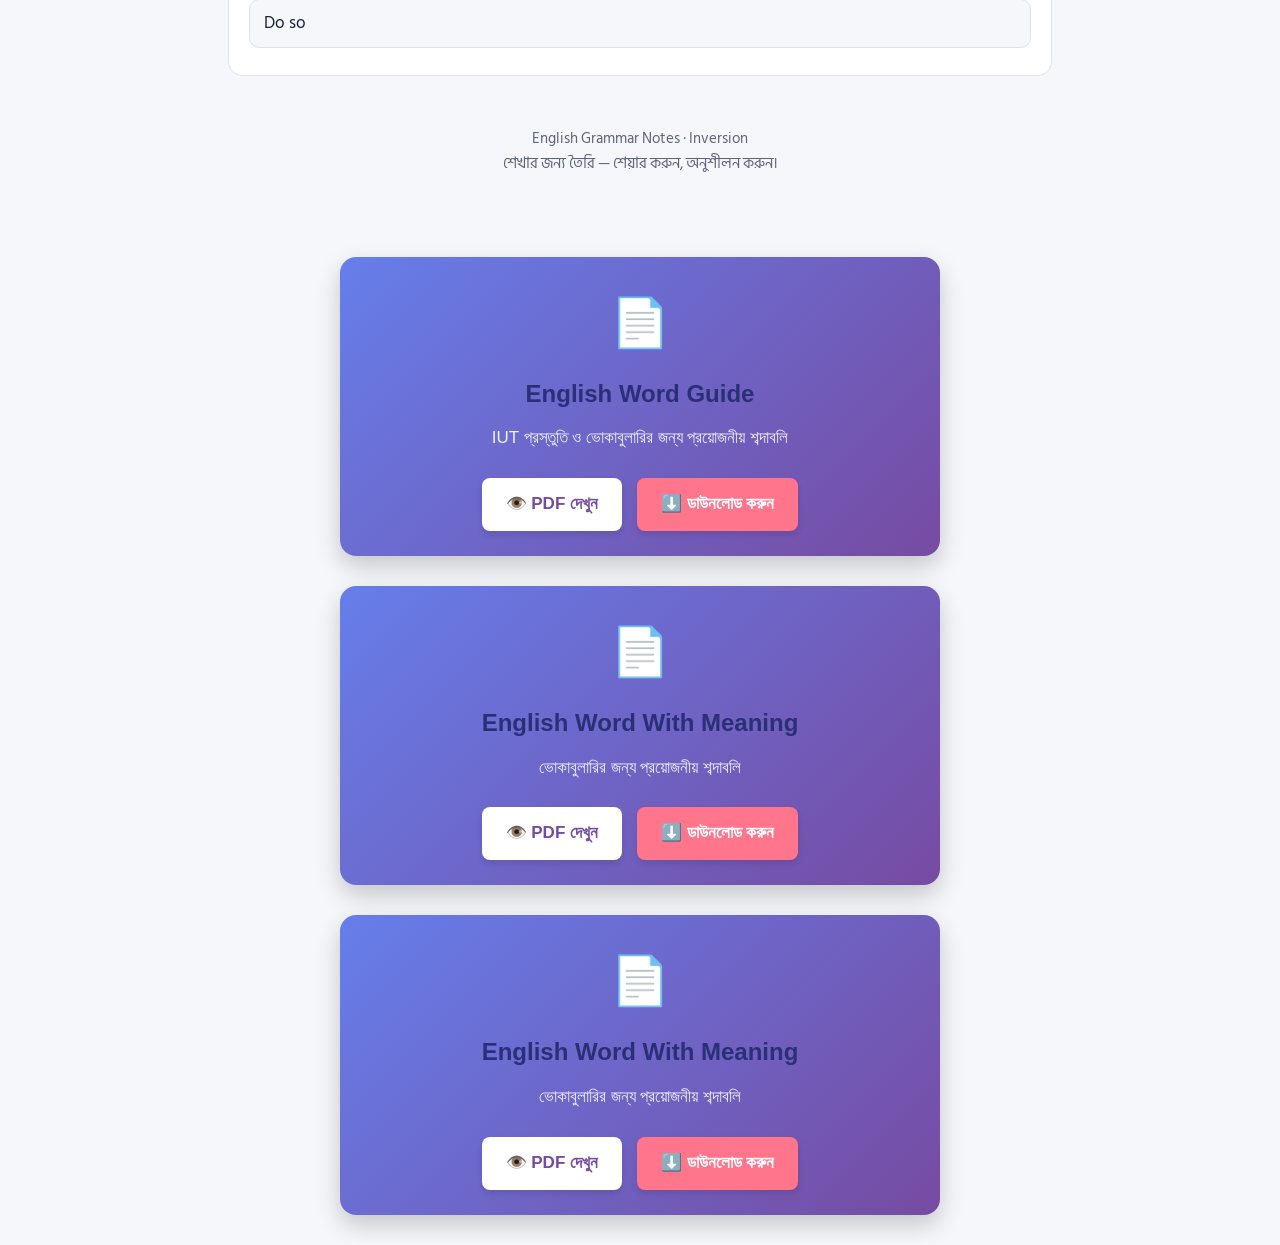
<file: index2.html>
<!DOCTYPE html>
<html lang="bn">
<head>
 <link rel="manifest" href="/C-program-/manifest.json">
 
<meta charset="utf-8">
<meta name="viewport" content="width=device-width, initial-scale=1">






 
<title>Inversion in English Grammar | ইনভার্সন রুল</title>
<meta name="description" content="English grammar inversion rules with Bangla explanation, diagrams, examples and a practice quiz.">
<link rel="preconnect" href="https://fonts.googleapis.com">
<link href="https://fonts.googleapis.com/css2?family=Hind+Siliguri:wght@400;500;600;700&display=swap" rel="stylesheet">
<style>
:root{--bg:#f5f7fb;--card:#fff;--ink:#17203a;--mute:#5b6479;--line:#dde3ef;--pri:#2b2f77;
--t:#6d3fc4;--tb:#ece4fb;--a:#0b8f7e;--ab:#dcf4ef;--s:#b46a00;--sb:#fdecd0;--v:#1f5fbf;--vb:#e0ebfb;--ok:#0b8f7e;--no:#c23a3a}
@media(prefers-color-scheme:dark){:root{--bg:#10142a;--card:#181d38;--ink:#e8ebf7;--mute:#a1a9c4;--line:#2c3356;--pri:#9aa2ff;
--t:#c4a6ff;--tb:#2d2250;--a:#58d6c3;--ab:#123a38;--s:#ffc46b;--sb:#3b2c10;--v:#8fb7ff;--vb:#16295240;--ok:#58d6c3;--no:#ff8d8d}}
*{box-sizing:border-box}
html{scroll-behavior:smooth}
body{margin:0;background:var(--bg);color:var(--ink);font-family:"Hind Siliguri","Noto Sans Bengali",system-ui,sans-serif;font-size:17px;line-height:1.7}
.wrap{max-width:860px;margin:0 auto;padding:0 18px}
header{background:var(--pri);color:#fff;padding:44px 0 34px}
@media(prefers-color-scheme:dark){header{background:#1b2150;color:#fff}}
h1{margin:0;font-size:clamp(28px,6vw,44px);line-height:1.2}
header p{margin:10px 0 0;max-width:62ch;opacity:.92}
nav{position:sticky;top:0;z-index:5;background:var(--card);border-bottom:1px solid var(--line);overflow-x:auto;white-space:nowrap}
nav a{display:inline-block;padding:11px 14px;color:var(--ink);text-decoration:none;font-weight:500;font-size:15px}
nav a:hover,nav a:focus-visible{background:var(--tb);outline:none}
section{padding:34px 0 6px}
h2{font-size:26px;margin:0 0 6px;color:var(--pri)}
h3{font-size:19px;margin:0}
p{margin:8px 0}
.bn{color:var(--mute)}
.card{background:var(--card);border:1px solid var(--line);border-radius:14px;padding:18px 20px;margin:14px 0}
tg,ax,sb,vb{display:inline-block;padding:1px 9px;border-radius:7px;font-weight:600;margin:1px 1px}
tg{background:var(--tb);color:var(--t)}ax{background:var(--ab);color:var(--a)}
sb{background:var(--sb);color:var(--s)}vb{background:var(--vb);color:var(--v)}
.flow{display:flex;flex-wrap:wrap;align-items:center;gap:6px;margin:8px 0 2px;font-size:16px}
.flow .arrow{color:var(--mute)}
.cmp{display:grid;grid-template-columns:1fr 1fr;gap:14px}
@media(max-width:620px){.cmp{grid-template-columns:1fr}}
.cmp .card{margin:6px 0}
.lbl{font-size:14px;font-weight:700;color:var(--mute);margin-bottom:4px}
.steps{counter-reset:s;list-style:none;padding:0;margin:10px 0}
.steps li{counter-increment:s;position:relative;padding:8px 0 8px 46px;border-bottom:1px dashed var(--line)}
.steps li:last-child{border:0}
.steps li:before{content:counter(s);position:absolute;left:0;top:8px;width:32px;height:32px;border-radius:50%;background:var(--pri);color:#fff;display:grid;place-items:center;font-weight:700}
@media(prefers-color-scheme:dark){.steps li:before{background:#9aa2ff;color:#10142a}}
details{background:var(--card);border:1px solid var(--line);border-radius:14px;margin:12px 0;overflow:hidden}
summary{cursor:pointer;padding:14px 18px;font-weight:600;list-style:none;display:flex;gap:10px;align-items:center}
summary::-webkit-details-marker{display:none}
summary:before{content:"+";font-size:22px;color:var(--pri);width:20px}
details[open] summary:before{content:"−"}
summary:focus-visible{outline:3px solid var(--t);outline-offset:-3px}
.body{padding:0 18px 16px}
.chips{display:flex;flex-wrap:wrap;gap:6px;margin:8px 0}
.chips span{background:var(--tb);color:var(--t);padding:2px 11px;border-radius:99px;font-size:15px;font-weight:500}
.ex{border-left:4px solid var(--a);padding:4px 0 4px 14px;margin:12px 0}
.ex .en{font-weight:500}
.ex .bn{font-size:16px}
.note{background:var(--sb);border-radius:10px;padding:8px 14px;font-size:16px;margin:10px 0}
table{width:100%;border-collapse:collapse;font-size:16px;margin:10px 0}
th,td{border:1px solid var(--line);padding:8px 10px;text-align:left;vertical-align:top}
th{background:var(--pri);color:#fff}
@media(prefers-color-scheme:dark){th{background:#2a3170}}
.tw{overflow-x:auto}
.wrong{color:var(--no)}.right{color:var(--ok)}
s{text-decoration-thickness:2px}
.q{margin:14px 0}
.opts{display:grid;gap:8px;margin-top:8px}
.opts button{font:inherit;text-align:left;padding:9px 14px;border-radius:10px;border:1px solid var(--line);background:var(--bg);color:var(--ink);cursor:pointer}
.opts button:hover{border-color:var(--pri)}
.opts button:focus-visible{outline:3px solid var(--t)}
.opts button.good{background:var(--ab);border-color:var(--ok)}
.opts button.bad{background:#f8d9d9;border-color:var(--no);color:#7a1f1f}
.fb{margin-top:8px;font-size:16px;min-height:1px}
#score{font-weight:700;font-size:19px}
footer{padding:30px 0 50px;color:var(--mute);text-align:center;font-size:15px}
@media(prefers-reduced-motion:reduce){html{scroll-behavior:auto}}
</style>
</head>
<body>
<header><div class="wrap">
<h1>Inversion in English Grammar</h1>
<p>ইনভার্সন মানে বাক্যের স্বাভাবিক ক্রম উল্টে দেওয়া। কখন, কেন এবং কীভাবে করতে হয় — উদাহরণ, বাংলা ব্যাখ্যা ও কুইজসহ।</p>
</div></header>
<nav><div class="wrap">
<a href="#what">Inversion কী?</a><a href="#how">কীভাবে করবেন</a><a href="#rules">রুলসমূহ</a><a href="#dosupport">Do-support</a><a href="#mistakes">সাধারণ ভুল</a><a href="#quiz">কুইজ</a>
</div></nav>

<main class="wrap">

<section id="what">
<h2>Inversion কী?</h2>
<p>ইংরেজিতে সাধারণ বাক্যের ক্রম হলো <sb>Subject</sb> আগে, তারপর <vb>Verb</vb>। বিশেষ কিছু শব্দ বা কাঠামো বাক্যের শুরুতে এলে <ax>Auxiliary verb</ax> (বা be/have) <sb>Subject</sb>-এর আগে চলে আসে। একেই বলে <b>Inversion</b>। এতে বাক্যে জোর (emphasis) পড়ে এবং ভাষা আনুষ্ঠানিক বা সাহিত্যিক হয়।</p>
<div class="cmp">
<div class="card"><div class="lbl">স্বাভাবিক ক্রম (Normal)</div>
<div class="flow"><sb>I</sb><ax>have</ax><vb>seen</vb> such a place <span class="arrow">→</span></div>
<div><b>I have seen</b> such a place.</div>
<div class="bn">আমি এমন জায়গা দেখেছি।</div></div>
<div class="card"><div class="lbl">উল্টানো ক্রম (Inverted)</div>
<div class="flow"><tg>Never</tg><ax>have</ax><sb>I</sb><vb>seen</vb> such a place</div>
<div><b>Never have I seen</b> such a place.</div>
<div class="bn">এমন জায়গা আমি কখনো দেখিনি।</div></div>
</div>
<div class="card"><div class="lbl">রঙের সংকেত</div>
<tg>Trigger</tg> বাক্যের শুরুতে আসা বিশেষ শব্দ &nbsp; <ax>Auxiliary</ax> সহায়ক ক্রিয়া &nbsp; <sb>Subject</sb> কর্তা &nbsp; <vb>Verb</vb> মূল ক্রিয়া</div>
</section>

<section id="how">
<h2>কীভাবে Inversion করবেন</h2>
<ol class="steps card">
<li><b>Trigger চিনুন।</b> বাক্য শুরু হয়েছে <i>Never, Rarely, Hardly, Only after, Not only, So…</i> ইত্যাদি দিয়ে কি না দেখুন।</li>
<li><b>Auxiliary থাকলে</b> (am/is/are/was/were, have/has/had, will/would, can/could, should, may/might, must) সেটি <b>Subject-এর আগে</b> বসান।</li>
<li><b>Auxiliary না থাকলে</b> Present-এ <b>do/does</b>, Past-এ <b>did</b> বসান এবং মূল ক্রিয়ার <b>base form</b> (V1) ব্যবহার করুন।</li>
<li><b>Be verb</b> হলে সরাসরি Subject-এর আগে আসবে (<i>Never was he so happy</i>)।</li>
</ol>
<div class="card">
<div class="lbl">ফর্মুলা</div>
<div class="flow"><tg>Trigger</tg><span class="arrow">+</span><ax>Auxiliary</ax><span class="arrow">+</span><sb>Subject</sb><span class="arrow">+</span><vb>Verb</vb><span class="arrow">+</span>বাকি অংশ</div>
</div>
</section>

<section id="rules">
<h2>Inversion-এর প্রধান রুলসমূহ</h2>
<p class="bn">প্রতিটি রুল খুলে দেখুন।</p>
<div id="rulelist"></div>
</section>

<section id="dosupport">
<h2>Do-support: Auxiliary না থাকলে</h2>
<div class="tw"><table>
<tr><th>Normal</th><th>Inverted</th><th>বাংলা</th></tr>
<tr><td>He rarely <b>comes</b> late.</td><td>Rarely <b>does he come</b> late.</td><td>সে খুব কমই দেরিতে আসে।</td></tr>
<tr><td>I never <b>lied</b> to you.</td><td>Never <b>did I lie</b> to you.</td><td>আমি তোমাকে কখনো মিথ্যা বলিনি।</td></tr>
<tr><td>She is never late.</td><td>Never <b>is she</b> late.</td><td>সে কখনো দেরি করে না।</td></tr>
</table></div>
<div class="note">লক্ষ্য করুন: does/did আসার পর মূল ক্রিয়া <b>base form</b> হয়ে যায় (comes → come, lied → lie)।</div>
</section>

<section id="mistakes">
<h2>সাধারণ ভুল</h2>
<div class="tw"><table>
<tr><th>ভুল</th><th>সঠিক</th><th>কারণ</th></tr>
<tr><td class="wrong">Never I have seen it.</td><td class="right">Never have I seen it.</td><td>Trigger-এর পর Auxiliary আগে বসবে।</td></tr>
<tr><td class="wrong">Rarely does he comes.</td><td class="right">Rarely does he come.</td><td>does-এর পর V1 হবে।</td></tr>
<tr><td class="wrong">No sooner had he come when…</td><td class="right">No sooner had he come than…</td><td>No sooner-এর সাথে <b>than</b>, Hardly-এর সাথে <b>when</b>।</td></tr>
<tr><td class="wrong">Here comes he.</td><td class="right">Here he comes.</td><td>Pronoun Subject হলে Here/There-এর পর Inversion হয় না।</td></tr>
<tr><td class="wrong">Not only he is smart, but…</td><td class="right">Not only is he smart, but…</td><td>Not only শুরুতে থাকলে Inversion বাধ্যতামূলক।</td></tr>
</table></div>
</section>

<section id="quiz">
<h2>নিজেকে যাচাই করুন</h2>
<p>সঠিক উত্তরে ট্যাপ করুন।</p>
<div id="quizbox"></div>
<p id="score" aria-live="polite"></p>
</section>

</main>
<footer><div class="wrap">English Grammar Notes · Inversion<br>শেখার জন্য তৈরি — শেয়ার করুন, অনুশীলন করুন।</div></footer>

<script>
const R=[
{t:"১. Negative / Limiting Adverb বাক্যের শুরুতে",f:"<tg>Negative word</tg> + <ax>aux</ax> + <sb>subject</sb> + <vb>verb</vb>",
 w:["Never","Rarely","Seldom","Hardly","Scarcely","Barely","Little","Nowhere","Not once","At no time","In no way","Under no circumstances","On no account"],
 n:"এই শব্দগুলো নেতিবাচক বা সীমাবদ্ধতা বোঝায়। বাক্যের শুরুতে বসালে জোর দেওয়া হয় এবং Inversion বাধ্যতামূলক।",
 e:[["<b>Never have I seen</b> such a beautiful place.","এমন সুন্দর জায়গা আমি কখনো দেখিনি।"],
 ["<b>Rarely does he arrive</b> on time.","সে খুব কমই সময়মতো আসে।"],
 ["<b>Little did I know</b> about the surprise.","আমি সারপ্রাইজটার কথা কিছুই জানতাম না।"],
 ["<b>Under no circumstances should you open</b> this door.","কোনো অবস্থাতেই এই দরজা খোলা উচিত নয়।"]],o:true},
{t:"২. Hardly … when / No sooner … than",f:"<tg>Hardly / Scarcely</tg> + <ax>had</ax> + <sb>S</sb> + V3 + <b>when</b> + Past Simple<br><tg>No sooner</tg> + <ax>had</ax> + <sb>S</sb> + V3 + <b>than</b> + Past Simple",
 n:"দুটি কাজ প্রায় একসাথে ঘটলে ব্যবহার হয়। প্রথম অংশে Past Perfect, দ্বিতীয় অংশে Past Simple। Hardly/Scarcely-এর সাথে <b>when</b>, No sooner-এর সাথে <b>than</b>।",
 e:[["<b>Hardly had she left</b> when the phone rang.","সে বের হতে না হতেই ফোন বেজে উঠল।"],
 ["<b>No sooner had he sat</b> down than the bell rang.","সে বসতে না বসতেই ঘণ্টা বাজল।"]]},
{t:"৩. Not only … but also / Not until / Only + adverbial",f:"<tg>Not only</tg> + <ax>aux</ax> + <sb>S</sb> + <vb>V</vb>, but … also …<br><tg>Not until / Only after / Only when / Only then</tg> + <ax>aux</ax> + <sb>S</sb> + <vb>V</vb>",
 w:["Not only","Not until","Only after","Only when","Only if","Only by","Only then"],
 n:"Not only-এর Inversion শুধু প্রথম অংশে হয়। Not until / Only after-এর ক্ষেত্রে Inversion হয় <b>মূল বাক্যাংশে</b>, শর্তাংশে নয়।",
 e:[["<b>Not only did she sing</b>, but she also danced.","সে শুধু গান গায়নি, নাচেও করেছে।"],
 ["<b>Not until the exam ended did she relax</b>.","পরীক্ষা শেষ হওয়ার আগে পর্যন্ত সে স্বস্তি পায়নি।"],
 ["<b>Only after he apologized did she forgive</b> him.","সে ক্ষমা চাওয়ার পরেই কেবল তাকে মাফ করল।"]]},
{t:"৪. So / Such … that",f:"<tg>So + adjective</tg> + <ax>be</ax> + <sb>S</sb> + that …<br><tg>Such + be</tg> + <sb>S</sb> + that …",
 n:"ফলাফল বোঝাতে। So/Such শুরুতে এনে Inversion করলে বাক্য শক্তিশালী ও সাহিত্যিক হয়।",
 e:[["<b>So tired was she</b> that she fell asleep at once.","সে এতটাই ক্লান্ত ছিল যে সঙ্গে সঙ্গে ঘুমিয়ে পড়ল।"],
 ["<b>Such was his anger</b> that he left the room.","তার রাগ এতই বেশি ছিল যে সে ঘর ছেড়ে চলে গেল।"]]},
{t:"৫. If ছাড়া Conditional (Had / Were / Should)",f:"<tg>Had</tg> + <sb>S</sb> + V3 … (If + S + had + V3)<br><tg>Were</tg> + <sb>S</sb> … (If + S + were …)<br><tg>Should</tg> + <sb>S</sb> + V1 … (If + S + should …)",
 n:"<b>if</b> বাদ দিয়ে Auxiliary-কে Subject-এর আগে এনে Conditional বানানো যায়। এটি আনুষ্ঠানিক ভাষায় বেশি ব্যবহৃত হয়।",
 e:[["<b>Had I known</b>, I would have helped. (= If I had known…)","আমি জানলে সাহায্য করতাম।"],
 ["<b>Were I</b> you, I would accept the offer. (= If I were you…)","আমি তোমার জায়গায় হলে প্রস্তাবটা নিতাম।"],
 ["<b>Should you need</b> help, call me. (= If you should need…)","তোমার সাহায্য লাগলে আমাকে ফোন করো।"]]},
{t:"৬. So / Neither / Nor দিয়ে সমর্থন",f:"<tg>So</tg> + <ax>aux</ax> + <sb>S</sb> (হ্যাঁ-বাচক)<br><tg>Neither / Nor</tg> + <ax>aux</ax> + <sb>S</sb> (না-বাচক)",
 n:"আগের বাক্যের Auxiliary-এর সাথে মিল রেখে একই কথা বলতে। আগের বাক্যে Auxiliary না থাকলে do/does/did আসে।",
 e:[["“I love tea.” — <b>So do I</b>.","“আমি চা ভালোবাসি।” — আমিও।"],
 ["“She can’t swim.” — <b>Neither can he</b>.","“সে সাঁতার জানে না।” — সেও জানে না।"],
 ["He didn’t come, <b>nor did she</b>.","সে আসেনি, সেও আসেনি।"]]},
{t:"৭. Here / There / স্থান-দিকবাচক শব্দ + ক্রিয়া",f:"<tg>Here / There / Down / Up / Away</tg> + <vb>verb</vb> + <sb>noun subject</sb>",
 n:"এখানে Subject যদি <b>Noun</b> হয় তবে Inversion হয়। Subject <b>Pronoun</b> হলে হয় না (<i>Here he comes</i>)। এই ধরনের বাক্য গল্প ও বর্ণনায় বেশি দেখা যায়।",
 e:[["<b>Here comes the bus</b>.","ওই যে বাস আসছে।"],
 ["<b>Down came the rain</b>.","ঝমঝম করে বৃষ্টি নামল।"],
 ["<b>There goes my chance</b>.","আমার সুযোগটা চলে গেল।"]]}
];
const L=document.getElementById("rulelist");
R.forEach(r=>{
 let h=`<details${r.o?" open":""}><summary>${r.t}</summary><div class="body"><div class="card" style="margin-top:0"><div class="lbl">গঠন</div><div>${r.f}</div></div>`;
 if(r.w)h+=`<div class="chips">${r.w.map(x=>`<span>${x}</span>`).join("")}</div>`;
 h+=`<p class="bn">${r.n}</p>`;
 r.e.forEach(e=>h+=`<div class="ex"><div class="en">${e[0]}</div><div class="bn">${e[1]}</div></div>`);
 L.insertAdjacentHTML("beforeend",h+"</div></details>");
});
const Q=[
["Never ___ such a beautiful place.",["I have seen","have I seen","I saw"],1,"Never শুরুতে থাকলে Auxiliary আগে আসে: Never have I seen।"],
["Rarely ___ late.",["he comes","comes he","does he come"],2,"Auxiliary না থাকলে does লাগে এবং ক্রিয়া V1 হয়।"],
["No sooner had she left ___ the phone rang.",["when","than","then"],1,"No sooner-এর সাথে than বসে।"],
["___ you need help, call me.",["Should","Would","Do"],0,"Should you need = If you should need।"],
["So tired ___ that she slept at once.",["she was","was she","did she"],1,"So + adjective শুরুতে থাকলে be verb Subject-এর আগে আসে।"],
["“I love tea.” — “___ I.”",["So love","So do","Do so"],1,"আগের বাক্যে love আছে, তাই So do I।"]
];
const B=document.getElementById("quizbox"),S=document.getElementById("score");let sc=0,done=0;
Q.forEach((q,i)=>{
 const d=document.createElement("div");d.className="card q";
 d.innerHTML=`<b>${i+1}. ${q[0]}</b><div class="opts"></div><div class="fb"></div>`;
 const o=d.querySelector(".opts"),fb=d.querySelector(".fb");
 q[1].forEach((t,k)=>{const b=document.createElement("button");b.textContent=t;
  b.onclick=()=>{if(d.dataset.d)return;d.dataset.d=1;done++;
   const bs=o.querySelectorAll("button");bs[q[2]].classList.add("good");
   if(k===q[2]){sc++;fb.innerHTML="✅ সঠিক! "+q[3]}else{b.classList.add("bad");fb.innerHTML="❌ ভুল। "+q[3]}
   if(done===Q.length)S.textContent=`আপনার স্কোর: ${sc} / ${Q.length}`};
  o.appendChild(b)});
 B.appendChild(d)});
</script>
<!-- আকর্ষণীয় কার্ড ডিজাইন -->
<div style="
    max-width: 600px; 
    margin: 30px auto; 
    padding: 25px; 
    border-radius: 16px; 
    background: linear-gradient(135deg, #667eea 0%, #764ba2 100%); 
    color: white; 
    box-shadow: 0 10px 25px rgba(0,0,0,0.2); 
    font-family: Arial, sans-serif; 
    text-align: center;">

    <div style="font-size: 48px; margin-bottom: 10px;">📄</div>
    <h2 style="margin: 0 0 10px 0; font-size: 24px;">English Word Guide</h2>
    <p style="opacity: 0.9; margin-bottom: 25px;">IUT প্রস্তুতি ও ভোকাবুলারির জন্য প্রয়োজনীয় শব্দাবলি</p>

    <div style="display: flex; gap: 15px; justify-content: center; flex-wrap: wrap;">
        <!-- পিডিএফ দেখার বাটন -->
        <a href="English_word.pdf" target="_blank" style="
            padding: 12px 24px; 
            background-color: #ffffff; 
            color: #764ba2; 
            text-decoration: none; 
            font-weight: bold; 
            border-radius: 8px; 
            transition: 0.3s; 
            box-shadow: 0 4px 6px rgba(0,0,0,0.1);">
            👁️ PDF দেখুন
        </a>

        <!-- পিডিএফ ডাউনলোড করার বাটন -->
        <a href="English_word.pdf" download style="
            padding: 12px 24px; 
            background-color: #ff758c; 
            color: white; 
            text-decoration: none; 
            font-weight: bold; 
            border-radius: 8px; 
            transition: 0.3s; 
            box-shadow: 0 4px 6px rgba(0,0,0,0.1);">
            ⬇️ ডাউনলোড করুন
        </a>
    </div>
</div>


 <!-- আকর্ষণীয় কার্ড ডিজাইন -->
<div style="
    max-width: 600px; 
    margin: 30px auto; 
    padding: 25px; 
    border-radius: 16px; 
    background: linear-gradient(135deg, #667eea 0%, #764ba2 100%); 
    color: white; 
    box-shadow: 0 10px 25px rgba(0,0,0,0.2); 
    font-family: Arial, sans-serif; 
    text-align: center;">

    <div style="font-size: 48px; margin-bottom: 10px;">📄</div>
    <h2 style="margin: 0 0 10px 0; font-size: 24px;">English Word With Meaning</h2>
    <p style="opacity: 0.9; margin-bottom: 25px;"> ভোকাবুলারির জন্য প্রয়োজনীয় শব্দাবলি</p>

    <div style="display: flex; gap: 15px; justify-content: center; flex-wrap: wrap;">
        <!-- পিডিএফ দেখার বাটন -->
        <a href="English_word2.pdf" target="_blank" style="
            padding: 12px 24px; 
            background-color: #ffffff; 
            color: #764ba2; 
            text-decoration: none; 
            font-weight: bold; 
            border-radius: 8px; 
            transition: 0.3s; 
            box-shadow: 0 4px 6px rgba(0,0,0,0.1);">
            👁️ PDF দেখুন
        </a>

        <!-- পিডিএফ ডাউনলোড করার বাটন -->
        <a href="English_word2.pdf" download style="
            padding: 12px 24px; 
            background-color: #ff758c; 
            color: white; 
            text-decoration: none; 
            font-weight: bold; 
            border-radius: 8px; 
            transition: 0.3s; 
            box-shadow: 0 4px 6px rgba(0,0,0,0.1);">
            ⬇️ ডাউনলোড করুন
        </a>
    </div>
</div>

  <!-- আকর্ষণীয় কার্ড ডিজাইন -->
<div style="
    max-width: 600px; 
    margin: 30px auto; 
    padding: 25px; 
    border-radius: 16px; 
    background: linear-gradient(135deg, #667eea 0%, #764ba2 100%); 
    color: white; 
    box-shadow: 0 10px 25px rgba(0,0,0,0.2); 
    font-family: Arial, sans-serif; 
    text-align: center;">

    <div style="font-size: 48px; margin-bottom: 10px;">📄</div>
    <h2 style="margin: 0 0 10px 0; font-size: 24px;">English Word With Meaning</h2>
    <p style="opacity: 0.9; margin-bottom: 25px;"> ভোকাবুলারির জন্য প্রয়োজনীয় শব্দাবলি</p>

    <div style="display: flex; gap: 15px; justify-content: center; flex-wrap: wrap;">
        <!-- পিডিএফ দেখার বাটন -->
        <a href="English_word3.pdf" target="_blank" style="
            padding: 12px 24px; 
            background-color: #ffffff; 
            color: #764ba2; 
            text-decoration: none; 
            font-weight: bold; 
            border-radius: 8px; 
            transition: 0.3s; 
            box-shadow: 0 4px 6px rgba(0,0,0,0.1);">
            👁️ PDF দেখুন
        </a>

        <!-- পিডিএফ ডাউনলোড করার বাটন -->
        <a href="English_word3.pdf" download style="
            padding: 12px 24px; 
            background-color: #ff758c; 
            color: white; 
            text-decoration: none; 
            font-weight: bold; 
            border-radius: 8px; 
            transition: 0.3s; 
            box-shadow: 0 4px 6px rgba(0,0,0,0.1);">
            ⬇️ ডাউনলোড করুন
        </a>
    </div>
</div>

 
<script>
  if ("serviceWorker" in navigator) {
    window.addEventListener("load", () => {
      navigator.serviceWorker.register(
        "/C-program-/sw.js",
        { scope: "/C-program-/" }
      ).catch((error) => {
        console.error("Service Worker registration failed:", error);
      });
    });
  }
</script>
 
 
</body>
  </html>
</file>
